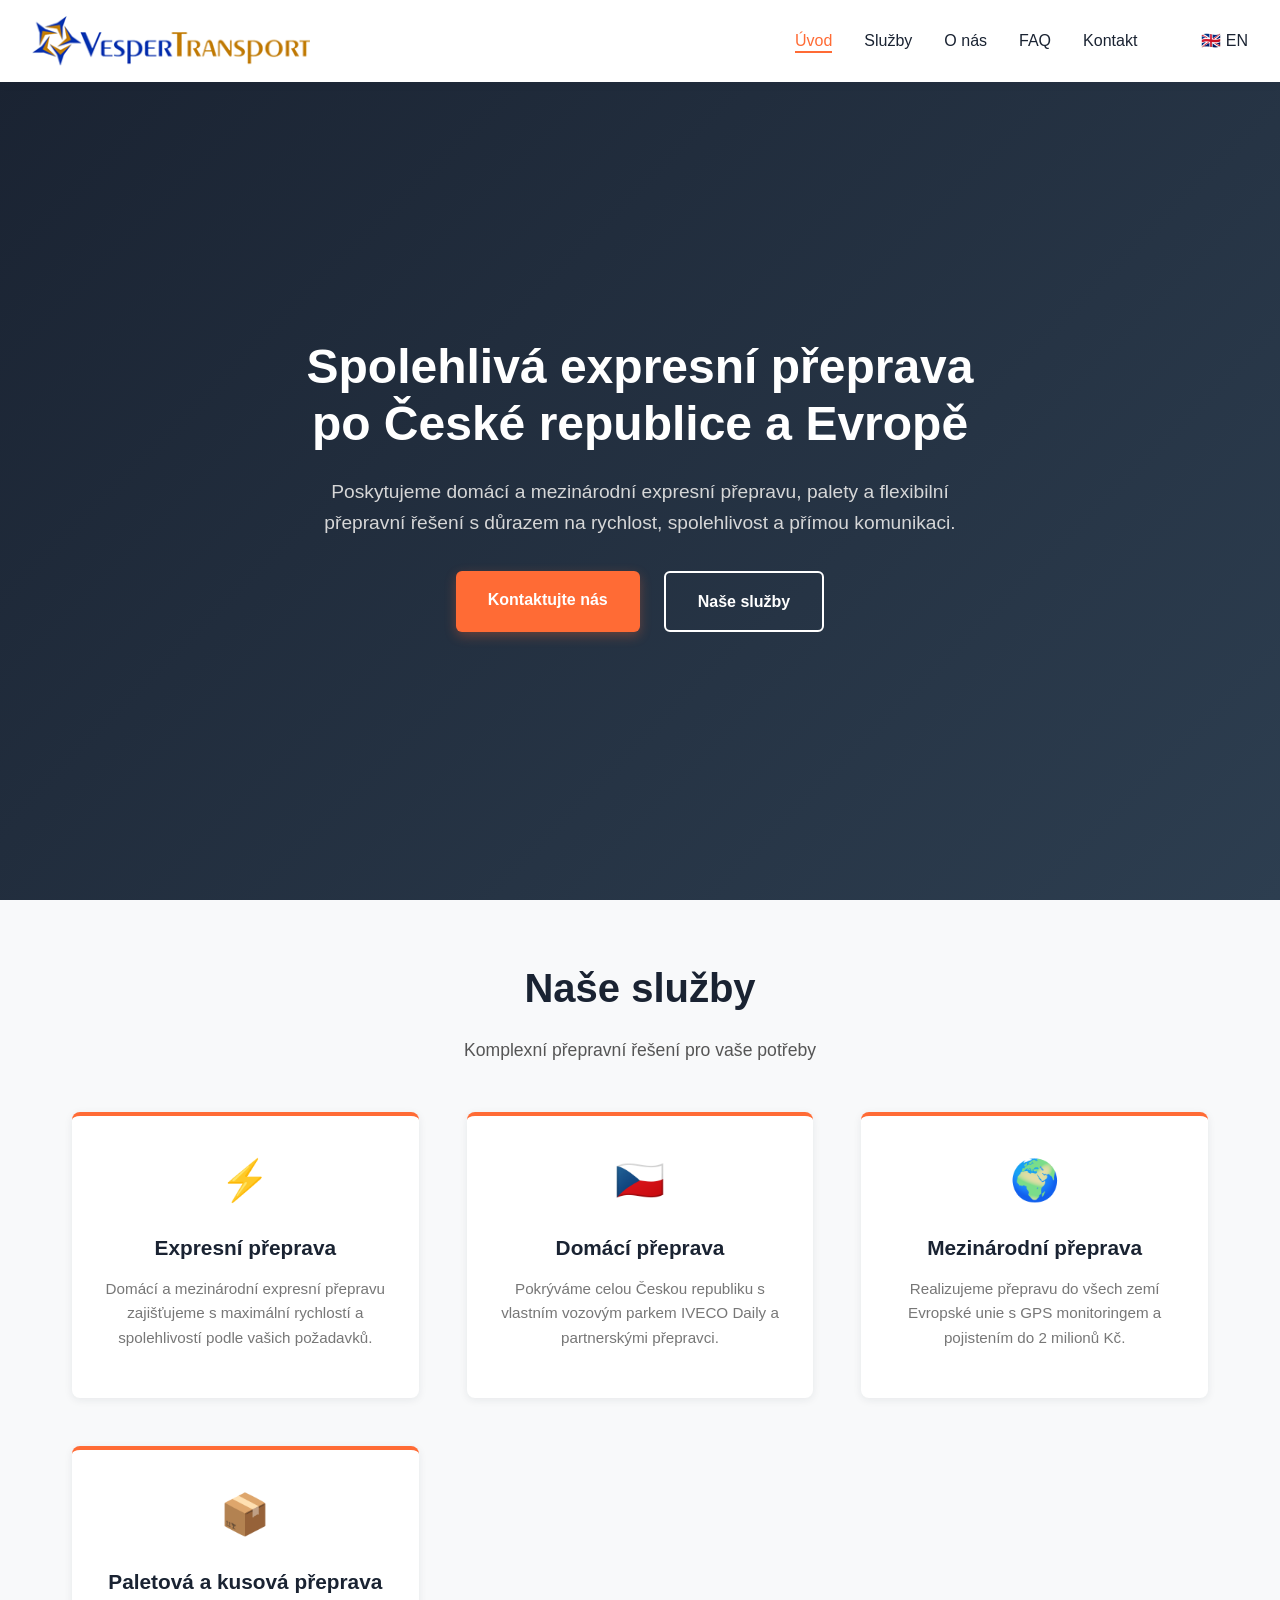
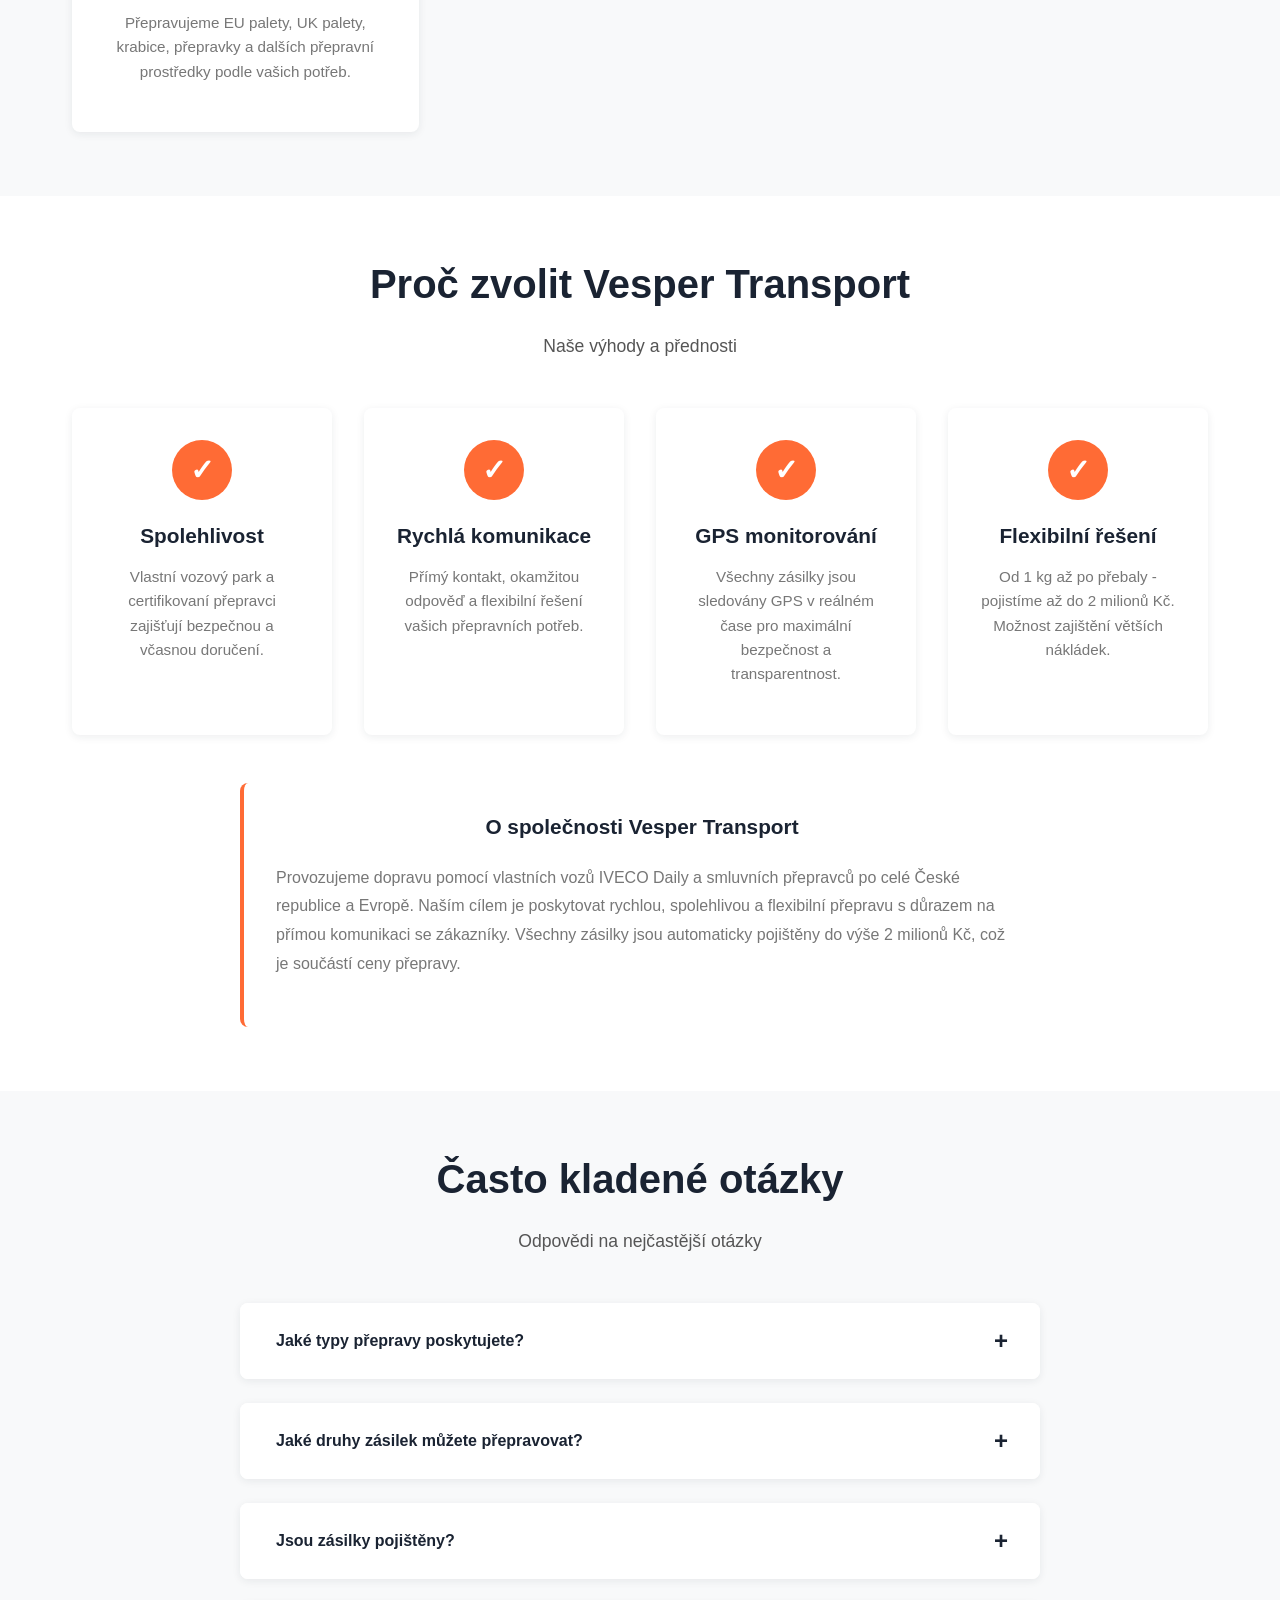
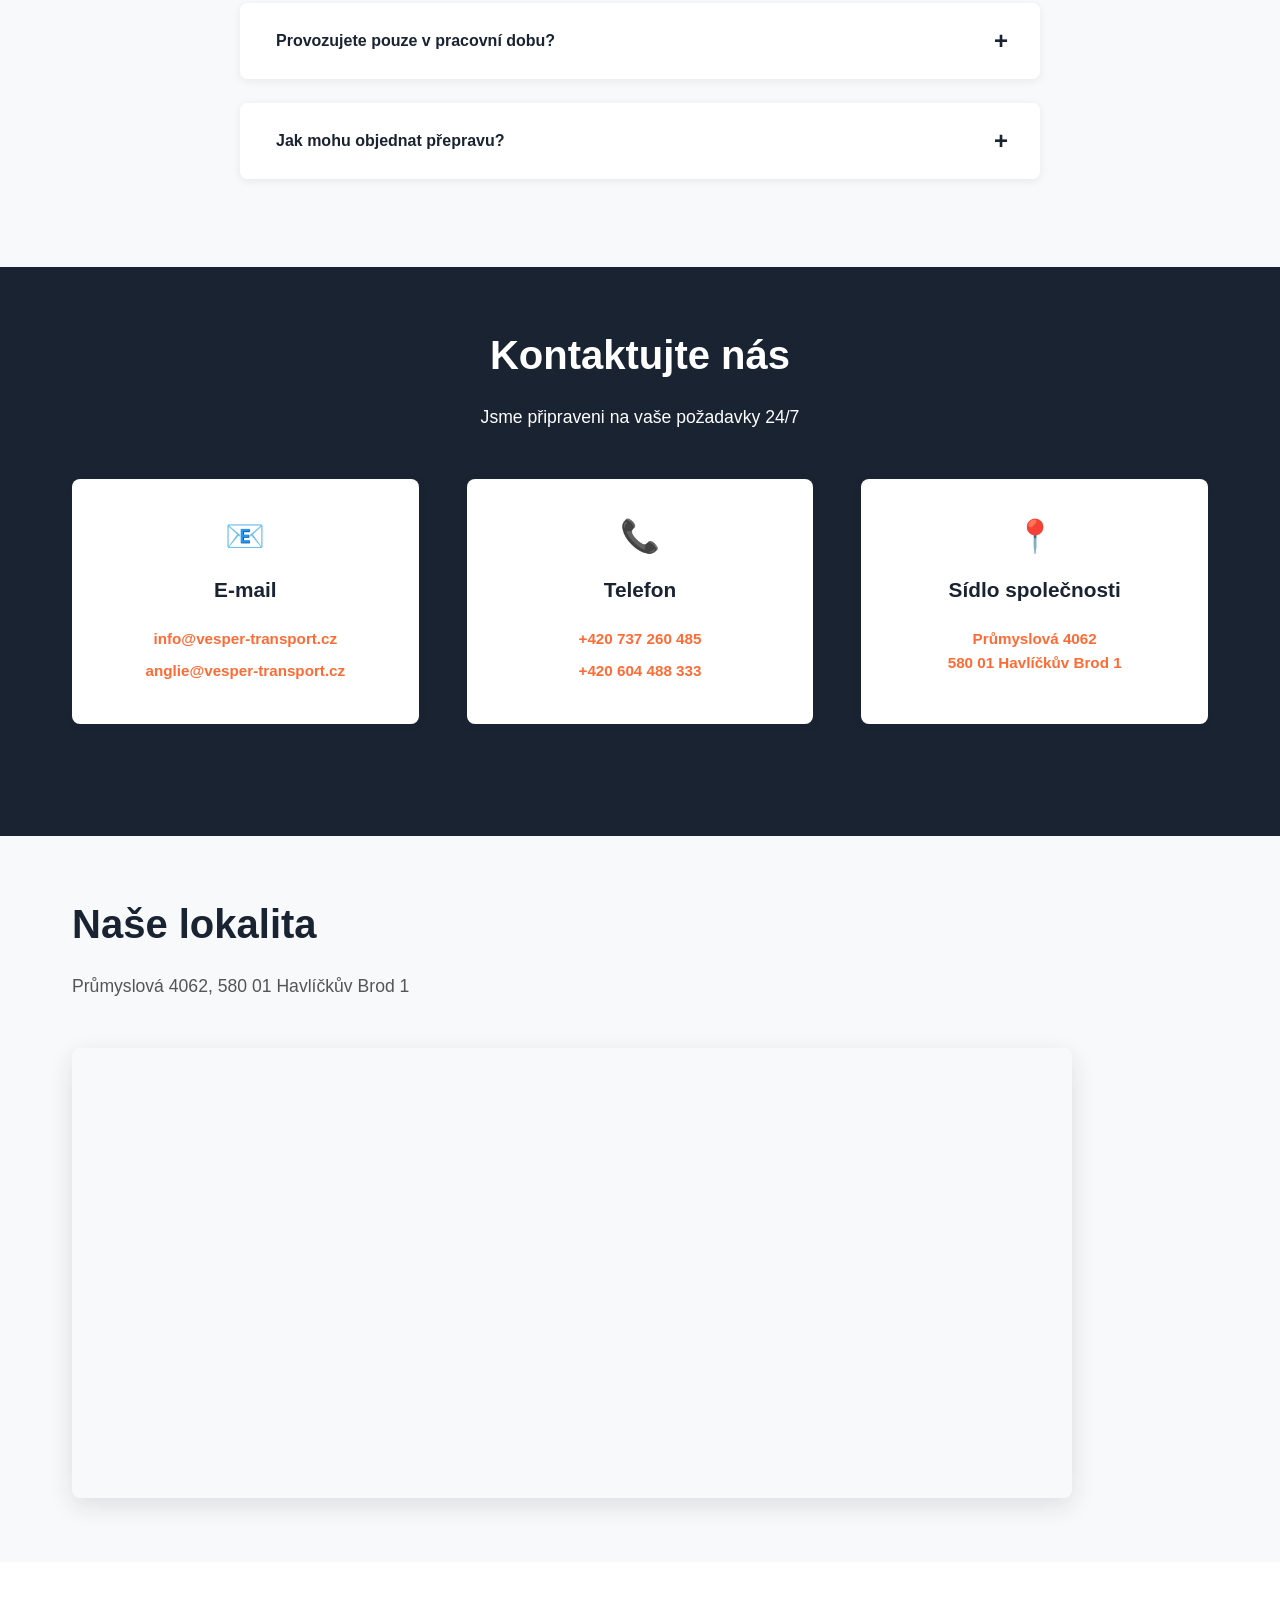
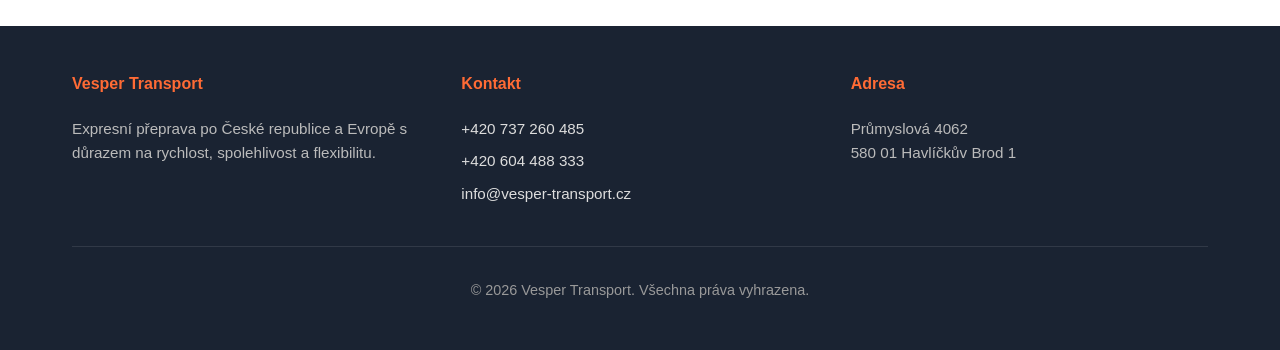
<file: index.html>
<!DOCTYPE html>
<html lang="cs">
<head>
    <meta charset="UTF-8">
    <meta name="viewport" content="width=device-width, initial-scale=1.0">
    <title>Vesper Transport - Expresní přeprava v ČR a Evropě</title>
    <link rel="stylesheet" href="style.css">
</head>
<body>
    <!-- Header Navigation -->
    <header class="header">
        <nav class="navbar">
            <div class="navbar-container">
                <a href="#home" class="logo">
                    <img src="images/logo.png" alt="Vesper Transport">
                </a>
                
                <button class="menu-toggle" id="menuToggle" aria-label="Otevřít menu">
                    <span></span>
                    <span></span>
                    <span></span>
                </button>

                <ul class="nav-menu" id="navMenu">
                    <li><a href="#home" class="nav-link active" data-section="home">Úvod</a></li>
                    <li><a href="#services" class="nav-link" data-section="services">Služby</a></li>
                    <li><a href="#about" class="nav-link" data-section="about">O nás</a></li>
                    <li><a href="#faq" class="nav-link" data-section="faq">FAQ</a></li>
                    <li><a href="#contact" class="nav-link" data-section="contact">Kontakt</a></li>
                    <li class="language-switcher">
                        <a href="index-en.html" class="lang-link">🇬🇧 EN</a>
                    </li>
                </ul>
            </div>
        </nav>
    </header>

    <main>
        <!-- Hero Section -->
        <section id="home" class="hero">
            <div class="hero-content">
                <h1>Spolehlivá expresní přeprava po České republice a Evropě</h1>
                <p>Poskytujeme domácí a mezinárodní expresní přepravu, palety a flexibilní přepravní řešení s důrazem na rychlost, spolehlivost a přímou komunikaci.</p>
                <div class="hero-buttons">
                    <a href="#contact" class="btn btn-primary">Kontaktujte nás</a>
                    <a href="#services" class="btn btn-secondary">Naše služby</a>
                </div>
            </div>
        </section>

        <!-- Services Section -->
        <section id="services" class="services">
            <div class="container">
                <h2>Naše služby</h2>
                <p class="section-subtitle">Komplexní přepravní řešení pro vaše potřeby</p>
                
                <div class="services-grid">
                    <div class="service-card">
                        <div class="service-icon">⚡</div>
                        <h3>Expresní přeprava</h3>
                        <p>Domácí a mezinárodní expresní přepravu zajišťujeme s maximální rychlostí a spolehlivostí podle vašich požadavků.</p>
                    </div>

                    <div class="service-card">
                        <div class="service-icon">🇨🇿</div>
                        <h3>Domácí přeprava</h3>
                        <p>Pokrýváme celou Českou republiku s vlastním vozovým parkem IVECO Daily a partnerskými přepravci.</p>
                    </div>

                    <div class="service-card">
                        <div class="service-icon">🌍</div>
                        <h3>Mezinárodní přeprava</h3>
                        <p>Realizujeme přepravu do všech zemí Evropské unie s GPS monitoringem a pojistením do 2 milionů Kč.</p>
                    </div>

                    <div class="service-card">
                        <div class="service-icon">📦</div>
                        <h3>Paletová a kusová přeprava</h3>
                        <p>Přepravujeme EU palety, UK palety, krabice, přepravky a dalších přepravní prostředky podle vašich potřeb.</p>
                    </div>
                </div>
            </div>
        </section>

        <!-- About Section -->
        <section id="about" class="about">
            <div class="container">
                <h2>Proč zvolit Vesper Transport</h2>
                <p class="section-subtitle">Naše výhody a přednosti</p>
                
                <div class="benefits-grid">
                    <div class="benefit-card">
                        <div class="benefit-icon">✓</div>
                        <h3>Spolehlivost</h3>
                        <p>Vlastní vozový park a certifikovaní přepravci zajišťují bezpečnou a včasnou doručení.</p>
                    </div>

                    <div class="benefit-card">
                        <div class="benefit-icon">✓</div>
                        <h3>Rychlá komunikace</h3>
                        <p>Přímý kontakt, okamžitou odpověď a flexibilní řešení vašich přepravních potřeb.</p>
                    </div>

                    <div class="benefit-card">
                        <div class="benefit-icon">✓</div>
                        <h3>GPS monitorování</h3>
                        <p>Všechny zásilky jsou sledovány GPS v reálném čase pro maximální bezpečnost a transparentnost.</p>
                    </div>

                    <div class="benefit-card">
                        <div class="benefit-icon">✓</div>
                        <h3>Flexibilní řešení</h3>
                        <p>Od 1 kg až po přebaly - pojistíme až do 2 milionů Kč. Možnost zajištění větších nákládek.</p>
                    </div>
                </div>

                <div class="company-info">
                    <h3>O společnosti Vesper Transport</h3>
                    <p>Provozujeme dopravu pomocí vlastních vozů IVECO Daily a smluvních přepravců po celé České republice a Evropě. Naším cílem je poskytovat rychlou, spolehlivou a flexibilní přepravu s důrazem na přímou komunikaci se zákazníky. Všechny zásilky jsou automaticky pojištěny do výše 2 milionů Kč, což je součástí ceny přepravy.</p>
                </div>
            </div>
        </section>

        <!-- FAQ Section -->
        <section id="faq" class="faq">
            <div class="container">
                <h2>Často kladené otázky</h2>
                <p class="section-subtitle">Odpovědi na nejčastější otázky</p>
                
                <div class="faq-container">
                    <div class="faq-item">
                        <button class="faq-question" data-faq="1">
                            Jaké typy přepravy poskytujete?
                            <span class="faq-toggle">+</span>
                        </button>
                        <div class="faq-answer" id="faq-1">
                            <p>Poskytujeme domácí a mezinárodní expresní přepravu, paletovou dopravu a flexibilní přepravní řešení podle potřeb zákazníka. Pokrýváme celou Českou republiku a evropské trhy.</p>
                        </div>
                    </div>

                    <div class="faq-item">
                        <button class="faq-question" data-faq="2">
                            Jaké druhy zásilek můžete přepravovat?
                            <span class="faq-toggle">+</span>
                        </button>
                        <div class="faq-answer" id="faq-2">
                            <p>Přepravujeme EU palety, UK palety, krabice, přepravky, kusové zásilky a dokonce i větší nebo mimořádné náklady. Práce s vašimi specifickými požadavky je pro nás standardem.</p>
                        </div>
                    </div>

                    <div class="faq-item">
                        <button class="faq-question" data-faq="3">
                            Jsou zásilky pojištěny?
                            <span class="faq-toggle">+</span>
                        </button>
                        <div class="faq-answer" id="faq-3">
                            <p>Ano, všechny zásilky jsou automaticky pojištěny do výše 2 milionů Kč a toto pojištění je již zahrnuto v ceně přepravy. Žádné skryté poplatky.</p>
                        </div>
                    </div>

                    <div class="faq-item">
                        <button class="faq-question" data-faq="4">
                            Provozujete pouze v pracovní dobu?
                            <span class="faq-toggle">+</span>
                        </button>
                        <div class="faq-answer" id="faq-4">
                            <p>Ne, zásilky můžeme naložit kdykoli a kdekoli - 24 hodin denně, 7 dní v týdnu, včetně svátků. Jsme připraveni na vaše požadavky neustále.</p>
                        </div>
                    </div>

                    <div class="faq-item">
                        <button class="faq-question" data-faq="5">
                            Jak mohu objednat přepravu?
                            <span class="faq-toggle">+</span>
                        </button>
                        <div class="faq-answer" id="faq-5">
                            <p>Kontaktujte nás přímo telefonem nebo e-mailem a my vám připravíme řešení podle vašich požadavků. Jsme tu pro rychlou komunikaci a okamžité řešení.</p>
                        </div>
                    </div>
                </div>
            </div>
        </section>

        <!-- Contact Section -->
        <section id="contact" class="contact">
            <div class="container">
                <h2>Kontaktujte nás</h2>
                <p class="section-subtitle">Jsme připraveni na vaše požadavky 24/7</p>
                
                <div class="contact-grid">
                    <div class="contact-item">
                        <div class="contact-icon">📧</div>
                        <h3>E-mail</h3>
                        <p><a href="mailto:info@vesper-transport.cz">info@vesper-transport.cz</a></p>
                        <p><a href="mailto:anglie@vesper-transport.cz">anglie@vesper-transport.cz</a></p>
                    </div>

                    <div class="contact-item">
                        <div class="contact-icon">📞</div>
                        <h3>Telefon</h3>
                        <p><a href="tel:+420737260485">+420 737 260 485</a></p>
                        <p><a href="tel:+420604488333">+420 604 488 333</a></p>
                    </div>

                    <div class="contact-item">
                        <div class="contact-icon">📍</div>
                        <h3>Sídlo společnosti</h3>
                        <p><span class="address-text">Průmyslová 4062<br>580 01 Havlíčkův Brod 1</span></p>
                    </div>

                </div>

            </div>
        </section>

        <!-- Map Section -->
        <section id="map" class="map-section">
            <div class="container">
                <h2>Naše lokalita</h2>
                <p class="section-subtitle">Průmyslová 4062, 580 01 Havlíčkův Brod 1</p>
                <div class="map-container">
                    <iframe src="https://www.google.com/maps?q=Průmyslová+4062,+580+01+Havlíčkův+Brod+1&output=embed" allowfullscreen="" loading="lazy" referrerpolicy="no-referrer-when-downgrade"></iframe>
                </div>
            </div>
        </section>
    </main>

    <!-- Footer -->
    <footer class="footer">
        <div class="container">
            <div class="footer-content">
                <div class="footer-section">
                    <h4>Vesper Transport</h4>
                    <p>Expresní přeprava po České republice a Evropě s důrazem na rychlost, spolehlivost a flexibilitu.</p>
                </div>
                <div class="footer-section">
                    <h4>Kontakt</h4>
                    <p><a href="tel:+420737260485">+420 737 260 485</a></p>
                    <p><a href="tel:+420604488333">+420 604 488 333</a></p>
                    <p><a href="mailto:info@vesper-transport.cz">info@vesper-transport.cz</a></p>
                </div>
                <div class="footer-section">
                    <h4>Adresa</h4>
                    <p>Průmyslová 4062<br>580 01 Havlíčkův Brod 1</p>
                </div>
            </div>
            <div class="footer-bottom">
                <p>&copy; 2026 Vesper Transport. Všechna práva vyhrazena.</p>
            </div>
        </div>
    </footer>

    <script src="script.js"></script>
</body>
</html>
</file>
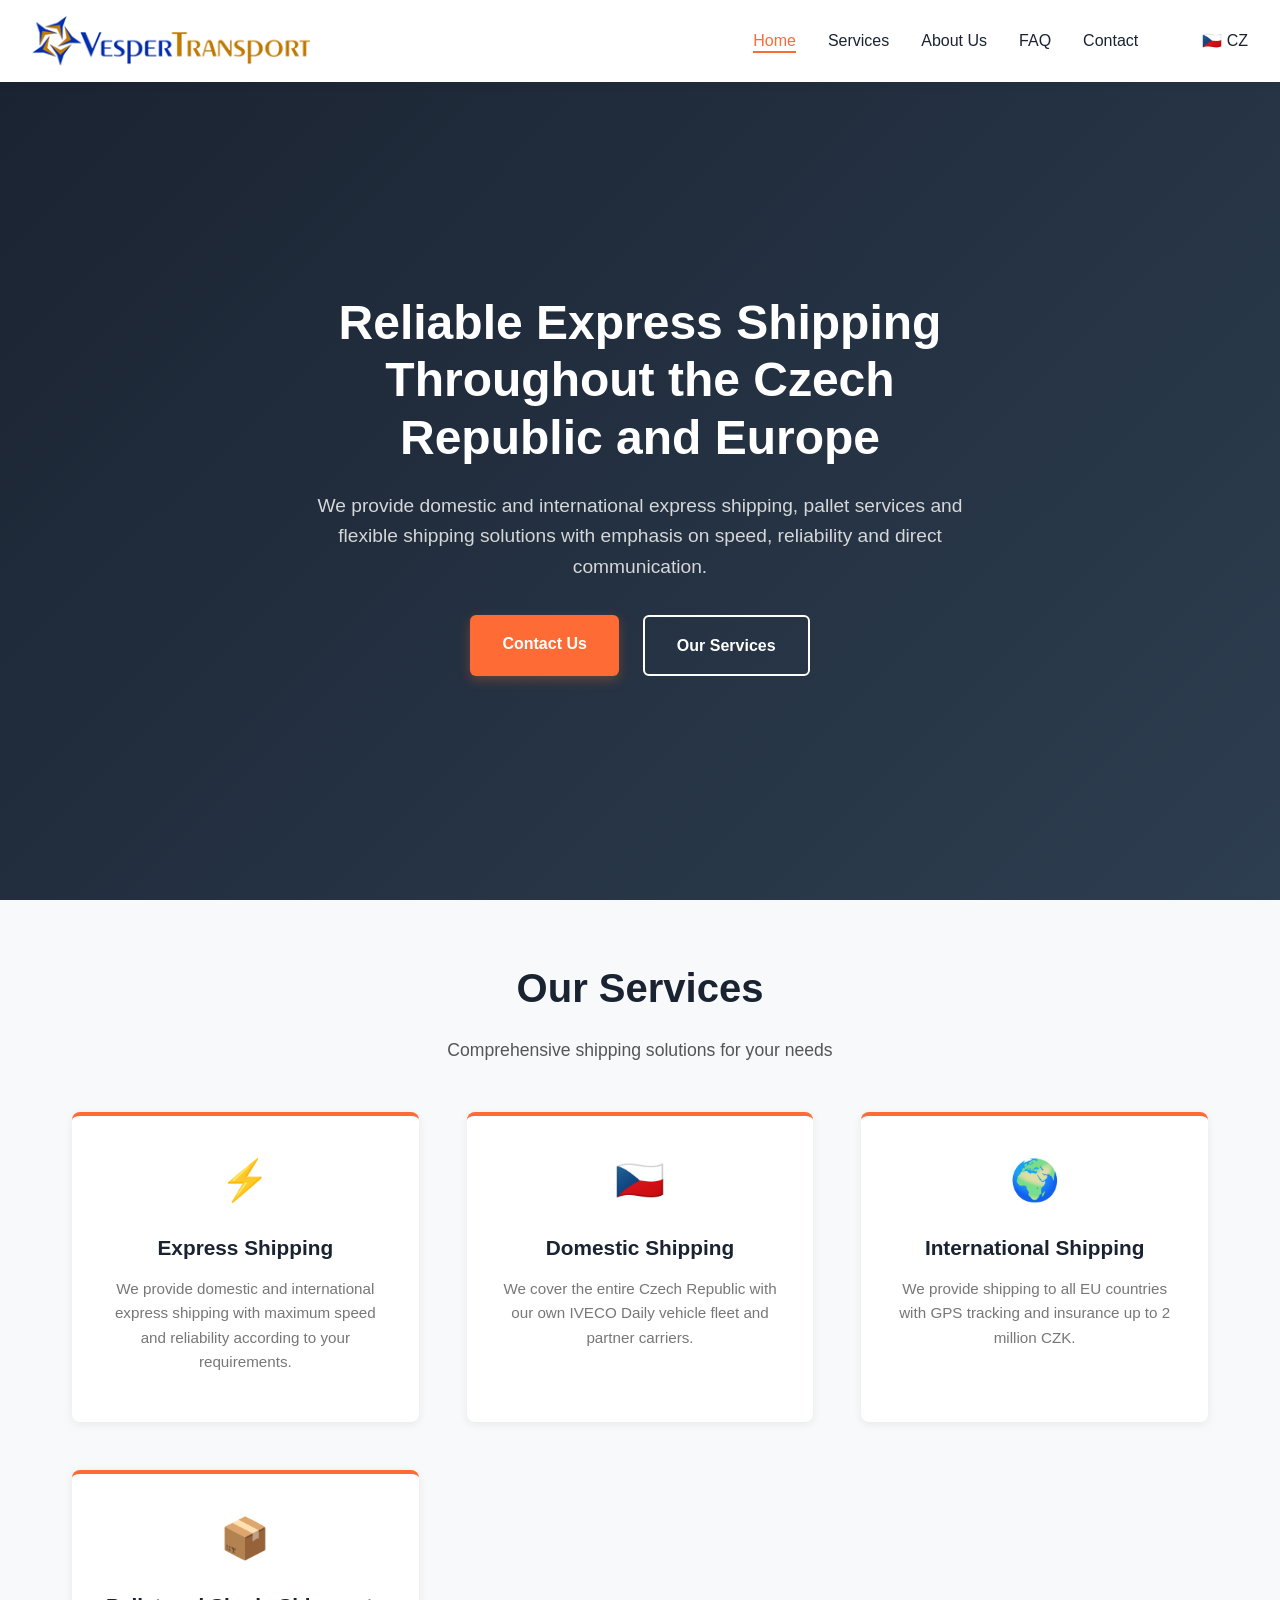
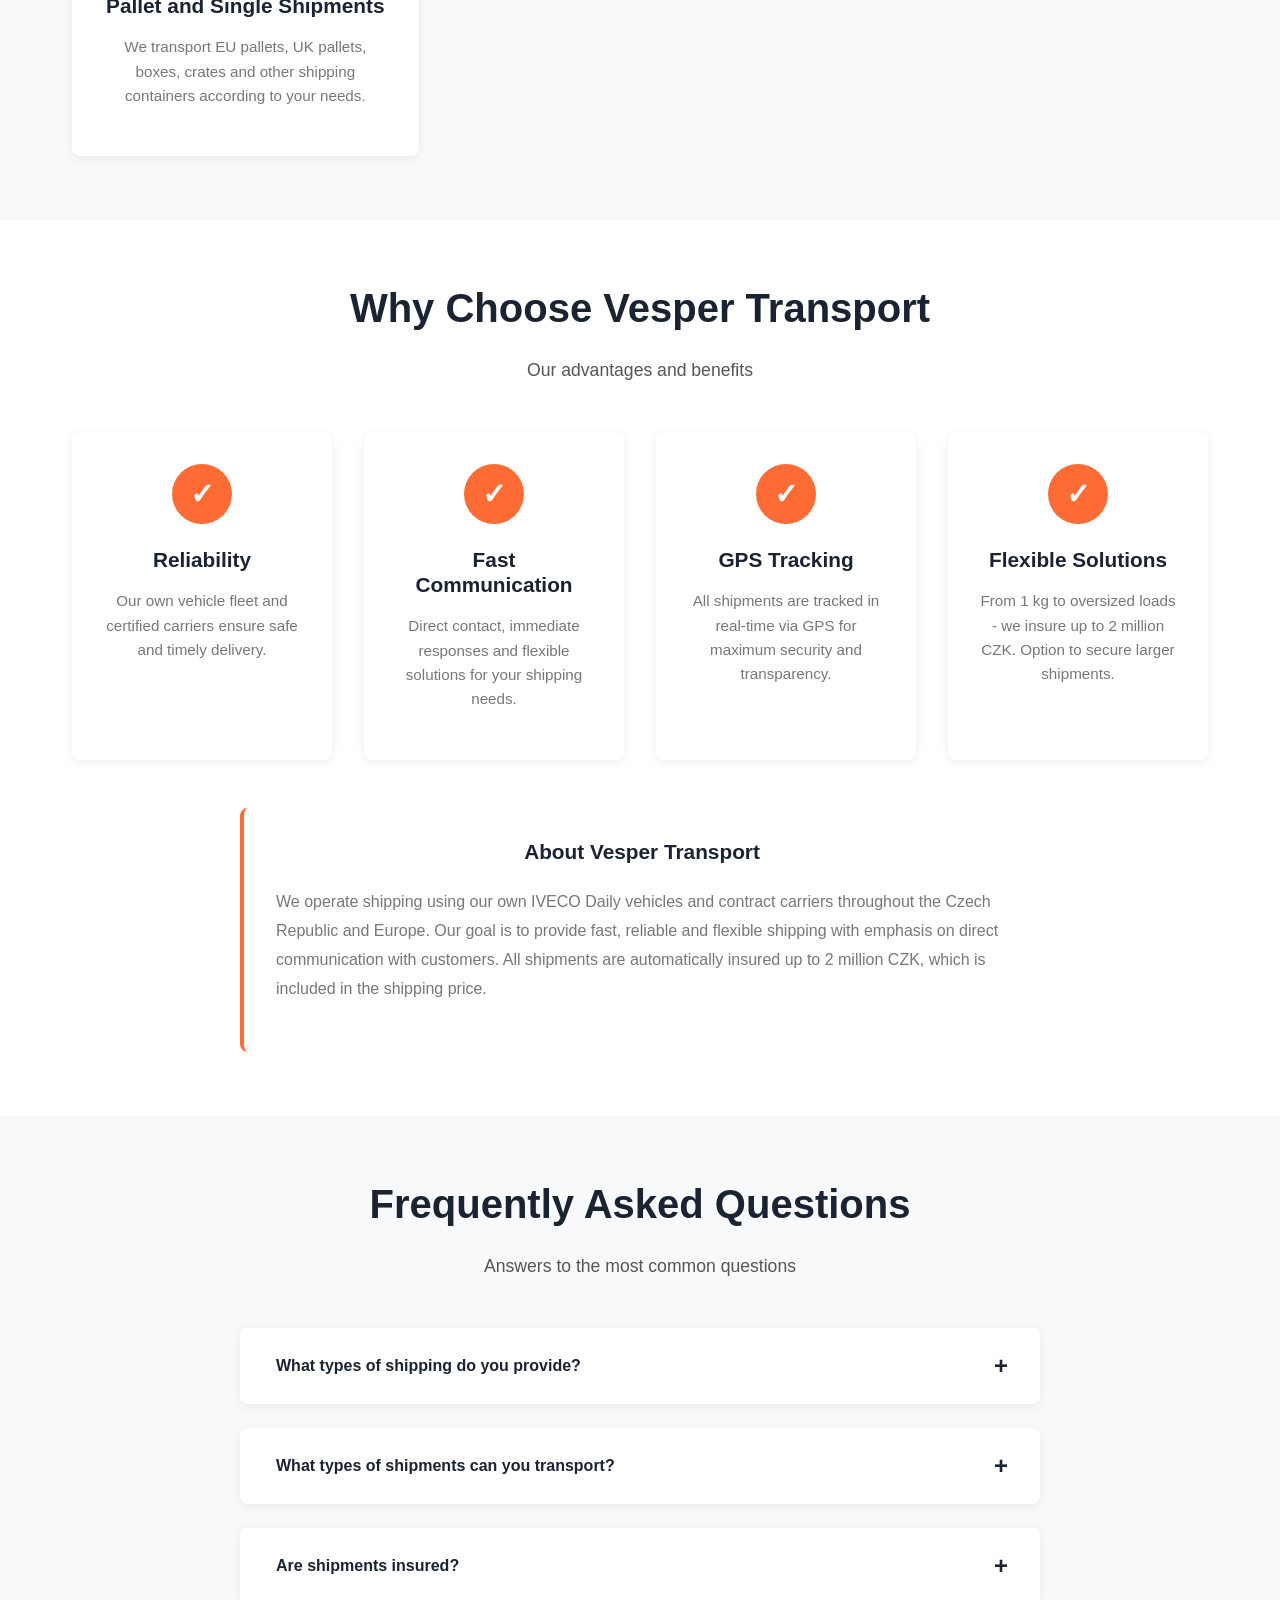
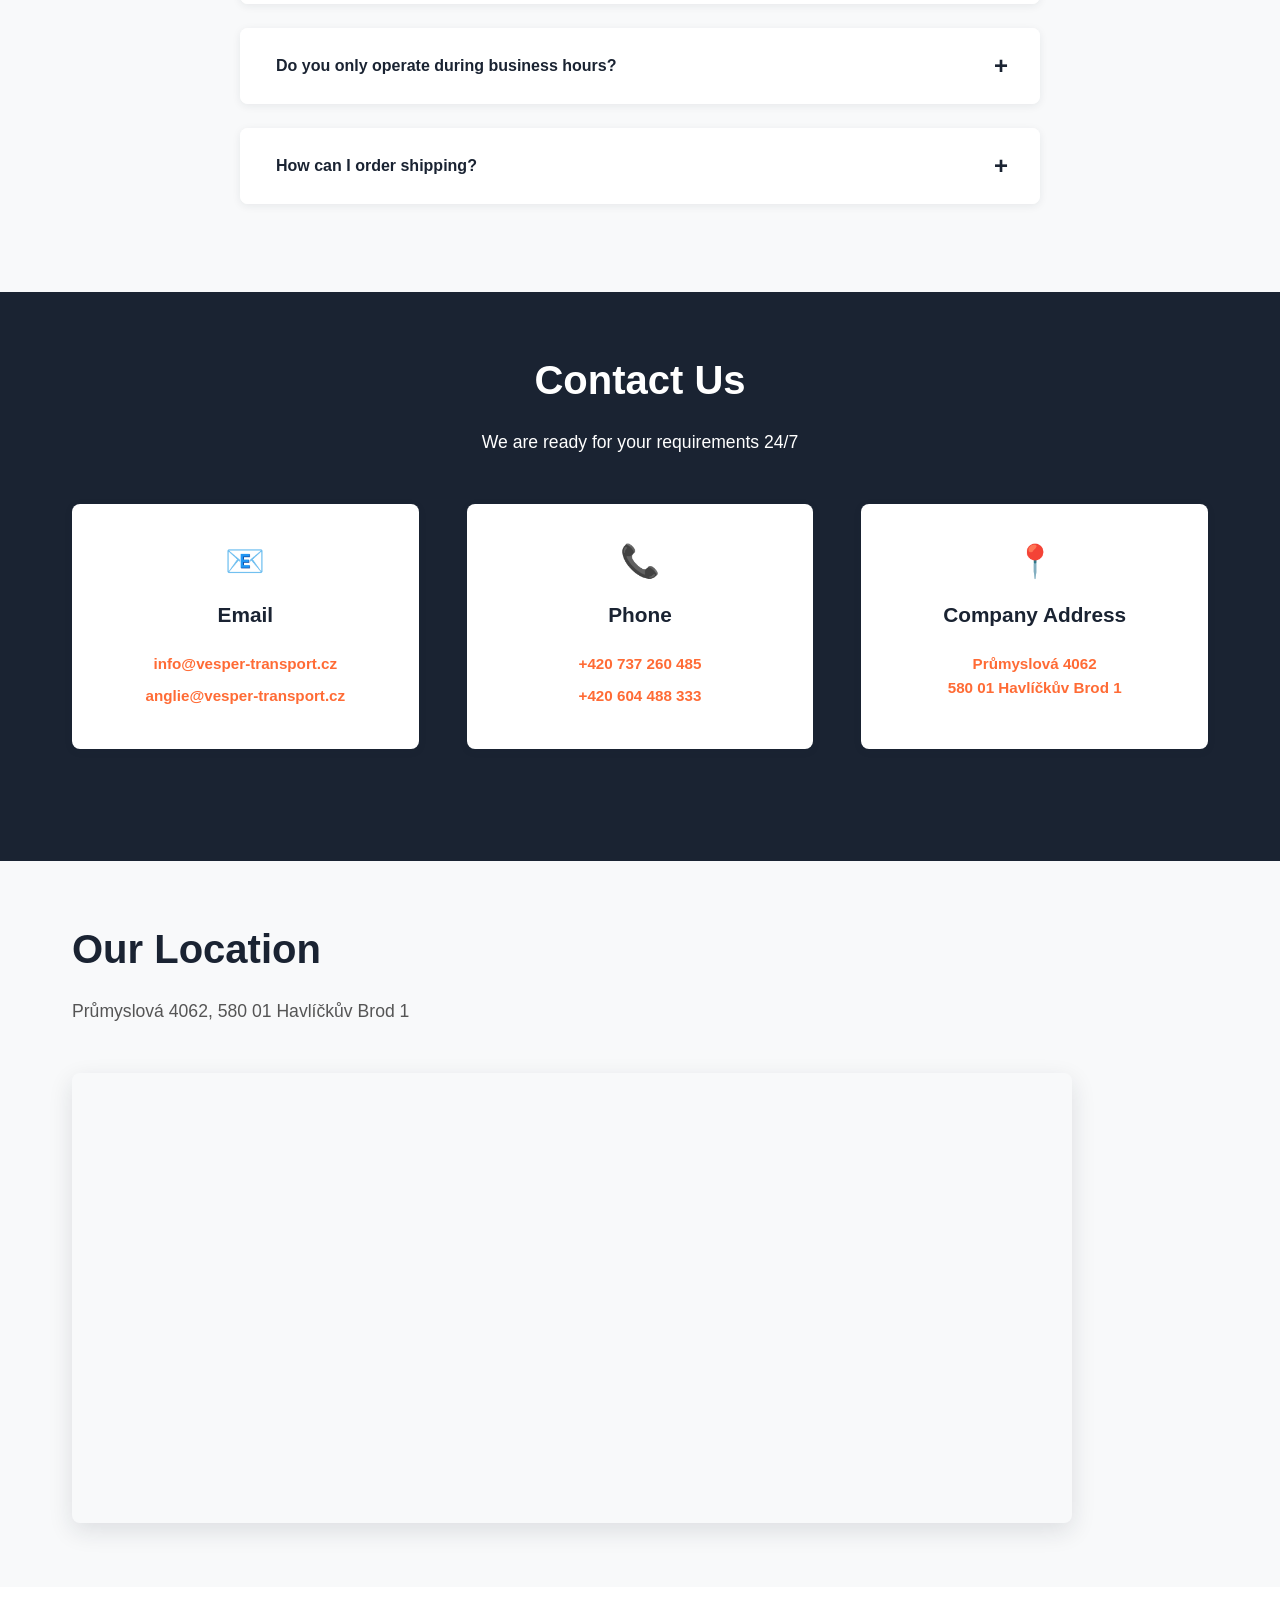
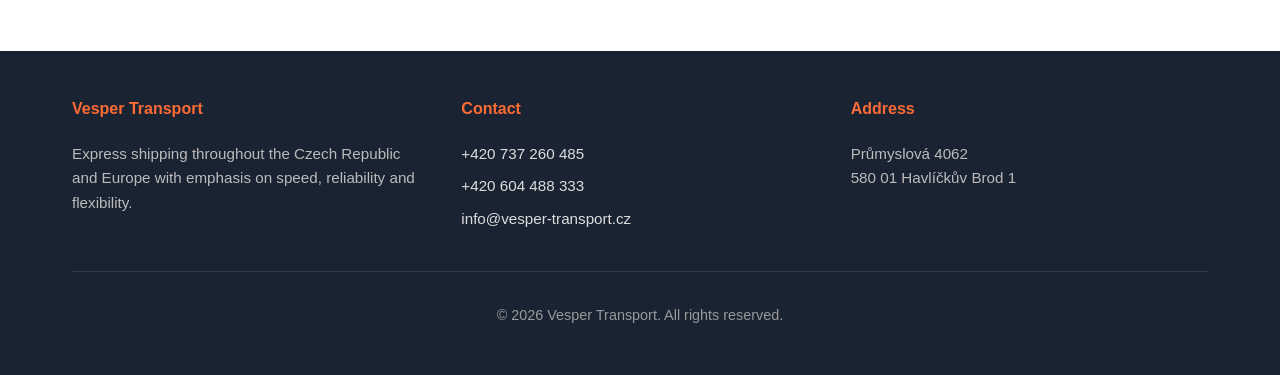
<file: index-en.html>
<!DOCTYPE html>
<html lang="en">
<head>
    <meta charset="UTF-8">
    <meta name="viewport" content="width=device-width, initial-scale=1.0">
    <title>Vesper Transport - Express Shipping in the Czech Republic and Europe</title>
    <link rel="stylesheet" href="style.css">
</head>
<body>
    <!-- Header Navigation -->
    <header class="header">
        <nav class="navbar">
            <div class="navbar-container">
                <a href="#home" class="logo">
                    <img src="images/logo.png" alt="Vesper Transport">
                </a>
                
                <button class="menu-toggle" id="menuToggle" aria-label="Open menu">
                    <span></span>
                    <span></span>
                    <span></span>
                </button>

                <ul class="nav-menu" id="navMenu">
                    <li><a href="#home" class="nav-link active" data-section="home">Home</a></li>
                    <li><a href="#services" class="nav-link" data-section="services">Services</a></li>
                    <li><a href="#about" class="nav-link" data-section="about">About Us</a></li>
                    <li><a href="#faq" class="nav-link" data-section="faq">FAQ</a></li>
                    <li><a href="#contact" class="nav-link" data-section="contact">Contact</a></li>
                    <li class="language-switcher">
                        <a href="index.html" class="lang-link">🇨🇿 CZ</a>
                    </li>
                </ul>
            </div>
        </nav>
    </header>

    <main>
        <!-- Hero Section -->
        <section id="home" class="hero">
            <div class="hero-content">
                <h1>Reliable Express Shipping Throughout the Czech Republic and Europe</h1>
                <p>We provide domestic and international express shipping, pallet services and flexible shipping solutions with emphasis on speed, reliability and direct communication.</p>
                <div class="hero-buttons">
                    <a href="#contact" class="btn btn-primary">Contact Us</a>
                    <a href="#services" class="btn btn-secondary">Our Services</a>
                </div>
            </div>
        </section>

        <!-- Services Section -->
        <section id="services" class="services">
            <div class="container">
                <h2>Our Services</h2>
                <p class="section-subtitle">Comprehensive shipping solutions for your needs</p>
                
                <div class="services-grid">
                    <div class="service-card">
                        <div class="service-icon">⚡</div>
                        <h3>Express Shipping</h3>
                        <p>We provide domestic and international express shipping with maximum speed and reliability according to your requirements.</p>
                    </div>

                    <div class="service-card">
                        <div class="service-icon">🇨🇿</div>
                        <h3>Domestic Shipping</h3>
                        <p>We cover the entire Czech Republic with our own IVECO Daily vehicle fleet and partner carriers.</p>
                    </div>

                    <div class="service-card">
                        <div class="service-icon">🌍</div>
                        <h3>International Shipping</h3>
                        <p>We provide shipping to all EU countries with GPS tracking and insurance up to 2 million CZK.</p>
                    </div>

                    <div class="service-card">
                        <div class="service-icon">📦</div>
                        <h3>Pallet and Single Shipments</h3>
                        <p>We transport EU pallets, UK pallets, boxes, crates and other shipping containers according to your needs.</p>
                    </div>
                </div>
            </div>
        </section>

        <!-- About Section -->
        <section id="about" class="about">
            <div class="container">
                <h2>Why Choose Vesper Transport</h2>
                <p class="section-subtitle">Our advantages and benefits</p>
                
                <div class="benefits-grid">
                    <div class="benefit-card">
                        <div class="benefit-icon">✓</div>
                        <h3>Reliability</h3>
                        <p>Our own vehicle fleet and certified carriers ensure safe and timely delivery.</p>
                    </div>

                    <div class="benefit-card">
                        <div class="benefit-icon">✓</div>
                        <h3>Fast Communication</h3>
                        <p>Direct contact, immediate responses and flexible solutions for your shipping needs.</p>
                    </div>

                    <div class="benefit-card">
                        <div class="benefit-icon">✓</div>
                        <h3>GPS Tracking</h3>
                        <p>All shipments are tracked in real-time via GPS for maximum security and transparency.</p>
                    </div>

                    <div class="benefit-card">
                        <div class="benefit-icon">✓</div>
                        <h3>Flexible Solutions</h3>
                        <p>From 1 kg to oversized loads - we insure up to 2 million CZK. Option to secure larger shipments.</p>
                    </div>
                </div>

                <div class="company-info">
                    <h3>About Vesper Transport</h3>
                    <p>We operate shipping using our own IVECO Daily vehicles and contract carriers throughout the Czech Republic and Europe. Our goal is to provide fast, reliable and flexible shipping with emphasis on direct communication with customers. All shipments are automatically insured up to 2 million CZK, which is included in the shipping price.</p>
                </div>
            </div>
        </section>

        <!-- FAQ Section -->
        <section id="faq" class="faq">
            <div class="container">
                <h2>Frequently Asked Questions</h2>
                <p class="section-subtitle">Answers to the most common questions</p>
                
                <div class="faq-container">
                    <div class="faq-item">
                        <button class="faq-question" data-faq="1">
                            What types of shipping do you provide?
                            <span class="faq-toggle">+</span>
                        </button>
                        <div class="faq-answer" id="faq-1">
                            <p>We provide domestic and international express shipping, pallet shipping and flexible shipping solutions according to customer needs. We cover the entire Czech Republic and European markets.</p>
                        </div>
                    </div>

                    <div class="faq-item">
                        <button class="faq-question" data-faq="2">
                            What types of shipments can you transport?
                            <span class="faq-toggle">+</span>
                        </button>
                        <div class="faq-answer" id="faq-2">
                            <p>We transport EU pallets, UK pallets, boxes, crates, single shipments and even larger or special cargo. Working with your specific requirements is our standard.</p>
                        </div>
                    </div>

                    <div class="faq-item">
                        <button class="faq-question" data-faq="3">
                            Are shipments insured?
                            <span class="faq-toggle">+</span>
                        </button>
                        <div class="faq-answer" id="faq-3">
                            <p>Yes, all shipments are automatically insured up to 2 million CZK and this insurance is already included in the shipping price. No hidden fees.</p>
                        </div>
                    </div>

                    <div class="faq-item">
                        <button class="faq-question" data-faq="4">
                            Do you only operate during business hours?
                            <span class="faq-toggle">+</span>
                        </button>
                        <div class="faq-answer" id="faq-4">
                            <p>No, we can load shipments anytime and anywhere - 24 hours a day, 7 days a week, including holidays. We are ready for your needs constantly.</p>
                        </div>
                    </div>

                    <div class="faq-item">
                        <button class="faq-question" data-faq="5">
                            How can I order shipping?
                            <span class="faq-toggle">+</span>
                        </button>
                        <div class="faq-answer" id="faq-5">
                            <p>Contact us directly by phone or email and we will prepare a solution according to your requirements. We are here for fast communication and immediate solutions.</p>
                        </div>
                    </div>
                </div>
            </div>
        </section>

        <!-- Contact Section -->
        <section id="contact" class="contact">
            <div class="container">
                <h2>Contact Us</h2>
                <p class="section-subtitle">We are ready for your requirements 24/7</p>
                
                <div class="contact-grid">
                    <div class="contact-item">
                        <div class="contact-icon">📧</div>
                        <h3>Email</h3>
                        <p><a href="mailto:info@vesper-transport.cz">info@vesper-transport.cz</a></p>
                        <p><a href="mailto:anglie@vesper-transport.cz">anglie@vesper-transport.cz</a></p>
                    </div>

                    <div class="contact-item">
                        <div class="contact-icon">📞</div>
                        <h3>Phone</h3>
                        <p><a href="tel:+420737260485">+420 737 260 485</a></p>
                        <p><a href="tel:+420604488333">+420 604 488 333</a></p>
                    </div>

                    <div class="contact-item">
                        <div class="contact-icon">📍</div>
                        <h3>Company Address</h3>
                        <p><span class="address-text">Průmyslová 4062<br>580 01 Havlíčkův Brod 1</span></p>
                    </div>

                </div>

            </div>
        </section>

        <!-- Map Section -->
        <section id="map" class="map-section">
            <div class="container">
                <h2>Our Location</h2>
                <p class="section-subtitle">Průmyslová 4062, 580 01 Havlíčkův Brod 1</p>
                <div class="map-container">
                    <iframe src="https://www.google.com/maps?q=Průmyslová+4062,+580+01+Havlíčkův+Brod+1&output=embed" allowfullscreen="" loading="lazy" referrerpolicy="no-referrer-when-downgrade"></iframe>
                </div>
            </div>
        </section>
    </main>

    <!-- Footer -->
    <footer class="footer">
        <div class="container">
            <div class="footer-content">
                <div class="footer-section">
                    <h4>Vesper Transport</h4>
                    <p>Express shipping throughout the Czech Republic and Europe with emphasis on speed, reliability and flexibility.</p>
                </div>
                <div class="footer-section">
                    <h4>Contact</h4>
                    <p><a href="tel:+420737260485">+420 737 260 485</a></p>
                    <p><a href="tel:+420604488333">+420 604 488 333</a></p>
                    <p><a href="mailto:info@vesper-transport.cz">info@vesper-transport.cz</a></p>
                </div>
                <div class="footer-section">
                    <h4>Address</h4>
                    <p>Průmyslová 4062<br>580 01 Havlíčkův Brod 1</p>
                </div>
            </div>
            <div class="footer-bottom">
                <p>&copy; 2026 Vesper Transport. All rights reserved.</p>
            </div>
        </div>
    </footer>

    <script src="script.js"></script>
</body>
</html>
</file>
<file: style.css>
/* ============================================================
   VESPER TRANSPORT - STYLESHEET
   Modern, Professional Transport Company Website
   ============================================================ */

/* ============================================================
   CSS RESET & ROOT VARIABLES
   ============================================================ */

* {
    margin: 0;
    padding: 0;
    box-sizing: border-box;
}

html {
    scroll-behavior: smooth;
}

:root {
    /* Color Palette */
    --primary-dark: #1a2332;
    --secondary-dark: #2d3e50;
    --accent-orange: #ff6b35;
    --accent-light: #ffa86b;
    --text-dark: #1a2332;
    --text-gray: #555555;
    --text-light: #777777;
    --bg-white: #ffffff;
    --bg-light: #f8f9fa;
    --border-light: #e0e0e0;
    --shadow: 0 2px 8px rgba(26, 35, 50, 0.08);
    --shadow-lg: 0 8px 24px rgba(26, 35, 50, 0.12);
    
    /* Typography */
    --font-family: -apple-system, BlinkMacSystemFont, 'Segoe UI', 'Roboto', 'Oxygen', 'Ubuntu', 'Cantarell', sans-serif;
    --font-size-base: 16px;
    --line-height-base: 1.6;
    
    /* Spacing */
    --spacing-xs: 0.5rem;
    --spacing-sm: 1rem;
    --spacing-md: 1.5rem;
    --spacing-lg: 2rem;
    --spacing-xl: 3rem;
    --spacing-xxl: 4rem;
    
    /* Transition */
    --transition: all 0.3s cubic-bezier(0.25, 0.46, 0.45, 0.94);
}

/* ============================================================
   GENERAL STYLES
   ============================================================ */

body {
    font-family: var(--font-family);
    font-size: var(--font-size-base);
    line-height: var(--line-height-base);
    color: var(--text-dark);
    background-color: var(--bg-white);
    overflow-x: hidden;
}

main {
    min-height: 100vh;
}

/* Container */
.container {
    max-width: 1200px;
    margin: 0 auto;
    padding: 0 var(--spacing-lg);
}

/* Sections */
section {
    padding: var(--spacing-xxl) var(--spacing-lg);
}

section:nth-child(even) {
    background-color: var(--bg-light);
}

/* Headings */
h1, h2, h3, h4, h5, h6 {
    line-height: 1.2;
    font-weight: 600;
    color: var(--text-dark);
}

h2 {
    font-size: 2.5rem;
    margin-bottom: var(--spacing-md);
    color: var(--primary-dark);
    font-weight: 700;
}

h3 {
    font-size: 1.3rem;
    margin-bottom: var(--spacing-sm);
    font-weight: 600;
}

p {
    color: var(--text-light);
    margin-bottom: var(--spacing-sm);
}

/* Links */
a {
    color: var(--accent-orange);
    text-decoration: none;
    transition: var(--transition);
}

a:hover {
    color: var(--primary-dark);
}

/* ============================================================
   HEADER & NAVIGATION
   ============================================================ */

.header {
    position: fixed;
    top: 0;
    left: 0;
    right: 0;
    background-color: var(--bg-white);
    box-shadow: var(--shadow);
    z-index: 1000;
    transition: var(--transition);
}

.navbar {
    padding: var(--spacing-sm) 0;
}

.navbar-container {
    display: flex;
    justify-content: space-between;
    align-items: center;
    padding: 0 var(--spacing-lg);
    max-width: 1400px;
    margin: 0 auto;
}

.logo {
    display: flex;
    align-items: center;
    text-decoration: none;
    transition: var(--transition);
    flex-shrink: 0;
}

.logo img {
    height: 50px;
    width: auto;
    display: block;
    transition: var(--transition);
}

.logo:hover img {
    transform: scale(1.05);
}

/* Navigation Links */
.nav-menu {
    display: flex;
    list-style: none;
    gap: var(--spacing-lg);
    align-items: center;
}

.nav-link {
    font-weight: 500;
    color: var(--text-dark);
    text-decoration: none;
    transition: var(--transition);
    position: relative;
    padding-bottom: 4px;
}

.nav-link::after {
    content: '';
    position: absolute;
    bottom: 0;
    left: 0;
    width: 0;
    height: 2px;
    background-color: var(--accent-orange);
    transition: var(--transition);
}

.nav-link:hover::after,
.nav-link.active::after {
    width: 100%;
}

.nav-link:hover,
.nav-link.active {
    color: var(--accent-orange);
}

.language-switcher {
    margin-left: auto;
    padding-left: var(--spacing-lg);
}

.lang-link {
    font-weight: 500;
    color: var(--text-dark);
    text-decoration: none;
    transition: var(--transition);
}

.lang-link:hover {
    color: var(--accent-orange);
}

/* Mobile Menu Toggle */
.menu-toggle {
    display: none;
    flex-direction: column;
    gap: 5px;
    background: none;
    border: none;
    cursor: pointer;
    padding: var(--spacing-xs);
    transition: var(--transition);
}

.menu-toggle span {
    display: block;
    width: 25px;
    height: 3px;
    background-color: var(--primary-dark);
    transition: var(--transition);
    border-radius: 2px;
}

.menu-toggle.active span:nth-child(1) {
    transform: rotate(45deg) translate(12px, 12px);
}

.menu-toggle.active span:nth-child(2) {
    opacity: 0;
}

.menu-toggle.active span:nth-child(3) {
    transform: rotate(-45deg) translate(8px, -8px);
}

/* ============================================================
   HERO SECTION
   ============================================================ */

.hero {
    margin-top: 70px;
    background: linear-gradient(135deg, var(--primary-dark) 0%, var(--secondary-dark) 100%);
    color: var(--bg-white);
    padding: var(--spacing-xxl) var(--spacing-lg) !important;
    min-height: calc(100vh - 70px);
    display: flex;
    align-items: center;
    justify-content: center;
    text-align: center;
}

.hero-content {
    max-width: 700px;
    animation: fadeInUp 0.8s ease;
}

.hero h1 {
    font-size: 3rem;
    color: var(--bg-white);
    margin-bottom: var(--spacing-md);
    line-height: 1.2;
    font-weight: 700;
}

.hero p {
    font-size: 1.2rem;
    color: #e0e0e0;
    margin-bottom: var(--spacing-lg);
    opacity: 0.95;
}

.hero-buttons {
    display: flex;
    gap: var(--spacing-md);
    justify-content: center;
    flex-wrap: wrap;
}

/* ============================================================
   BUTTONS
   ============================================================ */

.btn {
    padding: var(--spacing-sm) var(--spacing-lg);
    border: none;
    border-radius: 6px;
    font-size: 1rem;
    font-weight: 600;
    cursor: pointer;
    text-decoration: none;
    display: inline-block;
    transition: var(--transition);
    text-align: center;
    white-space: nowrap;
}

.btn-primary {
    background-color: var(--accent-orange);
    color: var(--bg-white);
    box-shadow: 0 4px 12px rgba(255, 107, 53, 0.3);
}

.btn-primary:hover {
    background-color: #e65a28;
    box-shadow: 0 8px 20px rgba(255, 107, 53, 0.4);
    transform: translateY(-2px);
}

.btn-secondary {
    background-color: transparent;
    color: var(--bg-white);
    border: 2px solid var(--bg-white);
}

.btn-secondary:hover {
    background-color: var(--bg-white);
    color: var(--primary-dark);
}

.btn-large {
    padding: var(--spacing-md) var(--spacing-xxl);
    font-size: 1.1rem;
}

/* ============================================================
   SERVICES SECTION
   ============================================================ */

.services {
    text-align: center;
}

.section-subtitle {
    font-size: 1.1rem;
    color: var(--text-gray);
    margin-bottom: var(--spacing-xl);
    max-width: 600px;
    margin-left: auto;
    margin-right: auto;
}

.services-grid {
    display: grid;
    grid-template-columns: repeat(auto-fit, minmax(260px, 1fr));
    gap: var(--spacing-xl);
    margin-top: var(--spacing-xl);
}

.service-card {
    background-color: var(--bg-white);
    padding: var(--spacing-lg);
    border-radius: 8px;
    box-shadow: var(--shadow);
    transition: var(--transition);
    text-align: center;
    border-top: 4px solid var(--accent-orange);
}

.service-card:hover {
    transform: translateY(-8px);
    box-shadow: var(--shadow-lg);
}

.service-icon {
    font-size: 2.5rem;
    margin-bottom: var(--spacing-md);
    display: block;
}

.service-card h3 {
    color: var(--primary-dark);
    margin-bottom: var(--spacing-sm);
}

.service-card p {
    color: var(--text-light);
    font-size: 0.95rem;
}

/* ============================================================
   ABOUT SECTION
   ============================================================ */

.about {
    text-align: center;
}

.benefits-grid {
    display: grid;
    grid-template-columns: repeat(auto-fit, minmax(250px, 1fr));
    gap: var(--spacing-lg);
    margin: var(--spacing-xl) 0;
}

.benefit-card {
    background-color: var(--bg-white);
    padding: var(--spacing-lg);
    border-radius: 8px;
    box-shadow: var(--shadow);
    transition: var(--transition);
    text-align: center;
}

.benefit-card:hover {
    transform: translateY(-4px);
    box-shadow: var(--shadow-lg);
}

.benefit-icon {
    width: 60px;
    height: 60px;
    background-color: var(--accent-orange);
    color: var(--bg-white);
    border-radius: 50%;
    display: flex;
    align-items: center;
    justify-content: center;
    font-size: 1.8rem;
    font-weight: bold;
    margin: 0 auto var(--spacing-md);
}

.benefit-card h3 {
    color: var(--primary-dark);
    margin-bottom: var(--spacing-sm);
}

.benefit-card p {
    color: var(--text-light);
    font-size: 0.95rem;
}

.company-info {
    background-color: var(--bg-white);
    padding: var(--spacing-lg);
    border-radius: 8px;
    border-left: 4px solid var(--accent-orange);
    margin-top: var(--spacing-xl);
    text-align: left;
    max-width: 800px;
    margin-left: auto;
    margin-right: auto;
}

.company-info h3 {
    color: var(--primary-dark);
    text-align: center;
    margin-bottom: var(--spacing-md);
}

.company-info p {
    color: var(--text-light);
    line-height: 1.8;
}

/* ============================================================
   FAQ SECTION
   ============================================================ */

.faq {
    text-align: center;
}

.faq-container {
    max-width: 800px;
    margin: var(--spacing-xl) auto 0;
}

.faq-item {
    margin-bottom: var(--spacing-md);
    background-color: var(--bg-white);
    border-radius: 8px;
    box-shadow: var(--shadow);
    overflow: hidden;
    transition: var(--transition);
}

.faq-item:hover {
    box-shadow: var(--shadow-lg);
}

.faq-question {
    width: 100%;
    padding: var(--spacing-md) var(--spacing-lg);
    background-color: var(--bg-white);
    border: none;
    text-align: left;
    font-weight: 600;
    font-size: 1rem;
    color: var(--primary-dark);
    cursor: pointer;
    display: flex;
    justify-content: space-between;
    align-items: center;
    transition: var(--transition);
    border-left: 4px solid transparent;
}

.faq-question:hover {
    background-color: #fafafa;
    border-left-color: var(--accent-orange);
}

.faq-question.active {
    background-color: #f5f5f5;
    border-left-color: var(--accent-orange);
    color: var(--accent-orange);
}

.faq-toggle {
    font-size: 1.5rem;
    transition: var(--transition);
}

.faq-question.active .faq-toggle {
    transform: rotate(45deg);
    color: var(--accent-orange);
}

.faq-answer {
    max-height: 0;
    overflow: hidden;
    background-color: #fafafa;
    transition: var(--transition);
}

.faq-answer.active {
    max-height: 500px;
}

.faq-answer p {
    padding: var(--spacing-lg);
    color: var(--text-light);
    text-align: left;
    line-height: 1.8;
}

/* ============================================================
   CONTACT SECTION
   ============================================================ */

.contact {
    text-align: center;
    background-color: #1a2332 !important;
}

.contact h2 {
    color: white;
}

.contact .section-subtitle {
    color: white;
}

.address-text {
    color: var(--accent-orange);
    font-weight: 600;
}

.contact-grid {
    display: grid;
    grid-template-columns: repeat(auto-fit, minmax(240px, 1fr));
    gap: var(--spacing-xl);
    margin: var(--spacing-xl) 0;
}

.contact-item {
    background-color: var(--bg-white);
    padding: var(--spacing-lg);
    border-radius: 8px;
    box-shadow: var(--shadow);
    transition: var(--transition);
}

.contact-item:hover {
    box-shadow: var(--shadow-lg);
    transform: translateY(-4px);
}

.contact-icon {
    font-size: 2rem;
    margin-bottom: var(--spacing-sm);
}

.contact-item h3 {
    color: var(--primary-dark);
    margin-bottom: var(--spacing-md);
}

.contact-item p {
    color: var(--text-light);
    margin-bottom: var(--spacing-xs);
    font-size: 0.95rem;
}

.contact-item a {
    color: var(--accent-orange);
    font-weight: 600;
    text-decoration: none;
}

.contact-item a:hover {
    color: var(--primary-dark);
    text-decoration: underline;
}

.contact-cta {
    display: flex;
    justify-content: center;
    margin-top: var(--spacing-xl);
}

/* ============================================================
   MAP SECTION
   ============================================================ */

.map-section {
    padding: var(--spacing-xxl) var(--spacing-lg) !important;
}

.map-section .section-subtitle {
    text-align: left !important;
    max-width: none !important;
    margin-left: 0 !important;
    margin-right: auto !important;
}

.map-container {
    width: 100%;
    max-width: 1000px;
    height: 450px;
    border-radius: 8px;
    overflow: hidden;
    box-shadow: var(--shadow-lg);
    margin-top: var(--spacing-lg);
}

.map-container iframe {
    width: 100%;
    height: 100%;
    border: none;
}

/* ============================================================
   FOOTER
   ============================================================ */

.footer {
    background-color: var(--primary-dark);
    color: var(--bg-white);
    padding: var(--spacing-xl) var(--spacing-lg);
    margin-top: var(--spacing-xxl);
}

.footer-content {
    display: grid;
    grid-template-columns: repeat(auto-fit, minmax(250px, 1fr));
    gap: var(--spacing-lg);
    margin-bottom: var(--spacing-lg);
    max-width: 1200px;
    margin-left: auto;
    margin-right: auto;
}

.footer-section h4 {
    color: var(--accent-orange);
    margin-bottom: var(--spacing-md);
    font-weight: 600;
}

.footer-section p {
    color: #bbb;
    margin-bottom: var(--spacing-xs);
    font-size: 0.95rem;
}

.footer-section a {
    color: #ddd;
    text-decoration: none;
    transition: var(--transition);
}

.footer-section a:hover {
    color: var(--accent-orange);
}

.footer-bottom {
    border-top: 1px solid rgba(255, 255, 255, 0.1);
    padding-top: var(--spacing-lg);
    text-align: center;
    max-width: 1200px;
    margin: 0 auto;
}

.footer-bottom p {
    color: #999;
    margin: 0;
    font-size: 0.9rem;
}

/* ============================================================
   ANIMATIONS
   ============================================================ */

@keyframes fadeInUp {
    from {
        opacity: 0;
        transform: translateY(30px);
    }
    to {
        opacity: 1;
        transform: translateY(0);
    }
}

/* ============================================================
   RESPONSIVE DESIGN
   ============================================================ */

@media (max-width: 768px) {
    :root {
        --spacing-lg: 1.5rem;
        --spacing-xl: 2.5rem;
        --spacing-xxl: 2.5rem;
    }

    section {
        padding: var(--spacing-xl) var(--spacing-lg);
    }

    h2 {
        font-size: 2rem;
    }

    .hero {
        min-height: auto;
        padding: var(--spacing-xl) var(--spacing-lg) !important;
    }

    .hero h1 {
        font-size: 2rem;
    }

    .hero p {
        font-size: 1rem;
    }

    .hero-buttons {
        flex-direction: column;
        gap: var(--spacing-sm);
    }

    .btn {
        width: 100%;
    }

    .nav-menu {
        position: absolute;
        top: 70px;
        left: 0;
        right: 0;
        background-color: var(--bg-white);
        flex-direction: column;
        gap: 0;
        max-height: 0;
        overflow: hidden;
        box-shadow: var(--shadow);
        transition: max-height 0.3s ease;
    }

    .nav-menu.active {
        max-height: 500px;
    }

    .nav-menu li {
        width: 100%;
        border-bottom: 1px solid var(--border-light);
    }

    .nav-menu a {
        display: block;
        padding: var(--spacing-md) var(--spacing-lg);
        width: 100%;
    }

    .menu-toggle {
        display: flex;
    }

    .services-grid,
    .benefits-grid,
    .contact-grid {
        grid-template-columns: 1fr;
        gap: var(--spacing-lg);
    }

    .faq-container {
        max-width: 100%;
    }

    .map-container {
        height: 300px;
    }

    .footer-content {
        grid-template-columns: 1fr;
    }
}

@media (max-width: 480px) {
    :root {
        --font-size-base: 15px;
        --spacing-lg: 1rem;
        --spacing-xl: 1.5rem;
        --spacing-xxl: 1.5rem;
    }

    section {
        padding: var(--spacing-xl) var(--spacing-sm);
    }

    h1 {
        font-size: 1.8rem;
    }

    h2 {
        font-size: 1.5rem;
    }

    h3 {
        font-size: 1.1rem;
    }

    .hero h1 {
        font-size: 1.8rem;
    }

    .hero p {
        font-size: 0.95rem;
    }

    .services-grid,
    .benefits-grid,
    .contact-grid {
        gap: var(--spacing-lg);
    }

    .btn {
        padding: 0.85rem 1.5rem;
        font-size: 0.95rem;
    }

    .container {
        padding: 0 var(--spacing-sm);
    }

    .navbar-container {
        padding: 0 var(--spacing-sm);
    }

    .map-container {
        height: 250px;
    }

    .faq-question {
        padding: var(--spacing-md) var(--spacing-sm);
    }

    .faq-answer p {
        padding: var(--spacing-md) var(--spacing-sm);
    }
}
</file>
